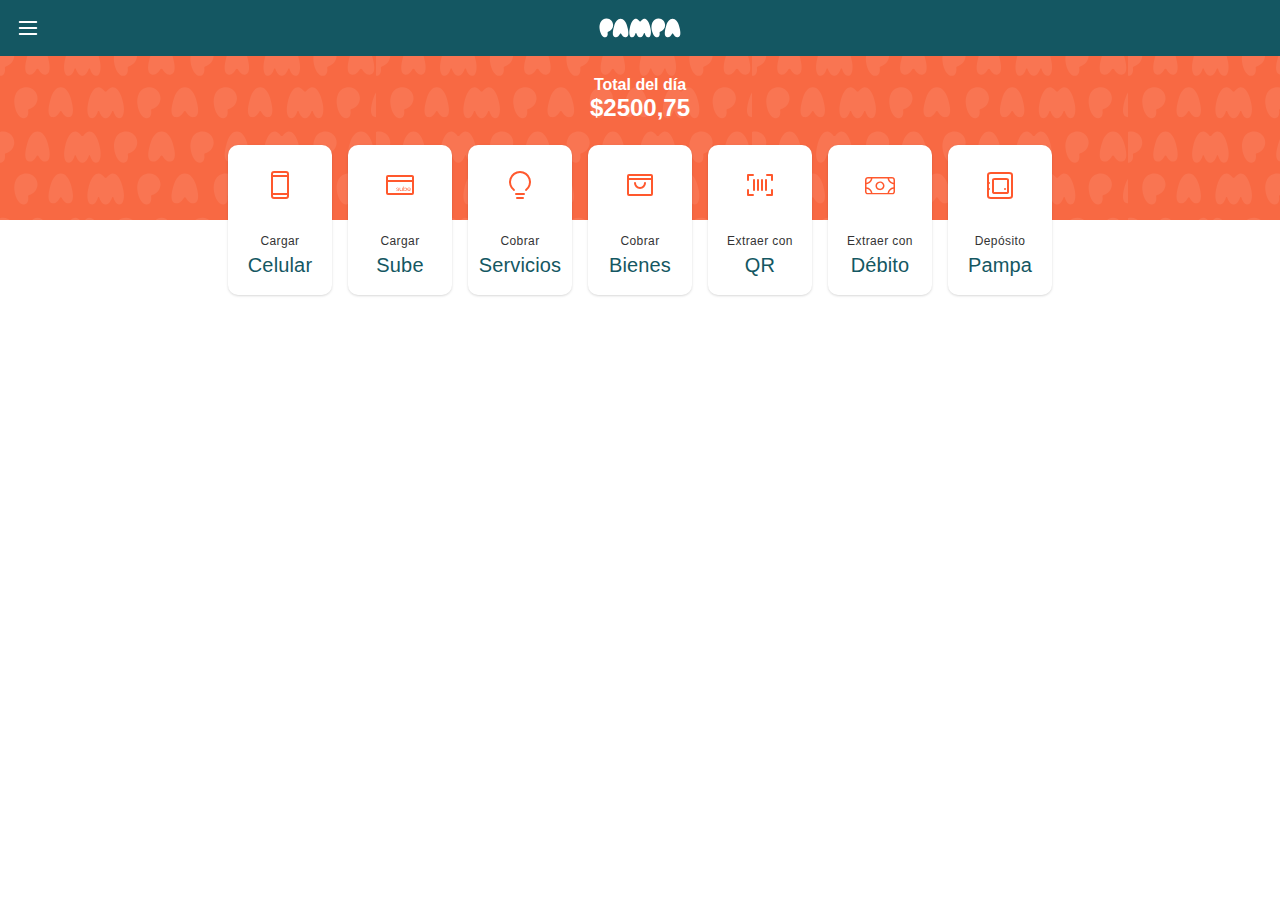
<file: index.html>
<!DOCTYPE html>
<html lang="en">
<head>
    <meta charset="UTF-8">
    <meta name="viewport" content="width=device-width, initial-scale=1.0">
    <title>Pampa - Dashboard (Mobile)</title>
    <link rel="stylesheet" href="css/index.css">
    <link rel="shortcut icon" href="img/pampa-logo.svg">
</head>
<body>
    <nav>
        <a href="" class="menu-boton"><img src="img/menu-mobile.svg" alt=""></a>
        <div class="logo"><a href=""><img src="img/logo-pampa.svg" alt=""></a></div>
    </nav>
    <div class="fondo">
        <h4>Total del día</h4>
        <h3>$2500,75</h3>
    </div>
    <div class="alinear-contenido">
        <div class="contenido">
            <div class="contenedor-tarjeta">
                <a href="assets/link-de-pago.html" class="tarjeta">
                    <img src="img/celular.svg" alt="">
                    <div>
                        <h4>Cargar</h4>
                        <h3>Celular</h3>
                    </div>
                </a>
            </div>
            <div class="contenedor-tarjeta">
                <a href="" class="tarjeta">
                    <img src="img/sube.svg" alt="">
                    <div>
                        <h4>Cargar</h4>
                        <h3>Sube</h3>
                    </div>
                </a>
            </div>
            <div class="contenedor-tarjeta">
                <a href="" class="tarjeta">
                    <img src="img/servicios.svg" alt="">
                    <div>
                        <h4>Cobrar</h4>
                        <h3>Servicios</h3>
                    </div>
                </a>
            </div>
            <div class="contenedor-tarjeta">
                <a href="" class="tarjeta">
                    <img src="img/bienes.svg" alt="">
                    <div>
                        <h4>Cobrar</h4>
                        <h3>Bienes</h3>
                    </div>
                </a>
            </div>
            <div class="contenedor-tarjeta">
                <a href="" class="tarjeta">
                    <img src="img/qr.svg" alt="">
                    <div>
                        <h4>Extraer con</h4>
                        <h3>QR</h3>
                    </div>
                </a>
            </div>
            <div class="contenedor-tarjeta">
                <a href="" class="tarjeta">
                    <img src="img/debito.svg" alt="">
                    <div>
                        <h4>Extraer con</h4>
                        <h3>Débito</h3>
                    </div>
                </a>
            </div>
            <div class="contenedor-tarjeta">
                <a href="" class="tarjeta ultima">
                    <img src="img/deposito.svg" alt="">
                    <div>
                        <h4>Depósito</h4>
                        <h3>Pampa</h3>
                    </div>
                </a>
            </div>
        </div>    
    </div>
</body>
</html>
</file>
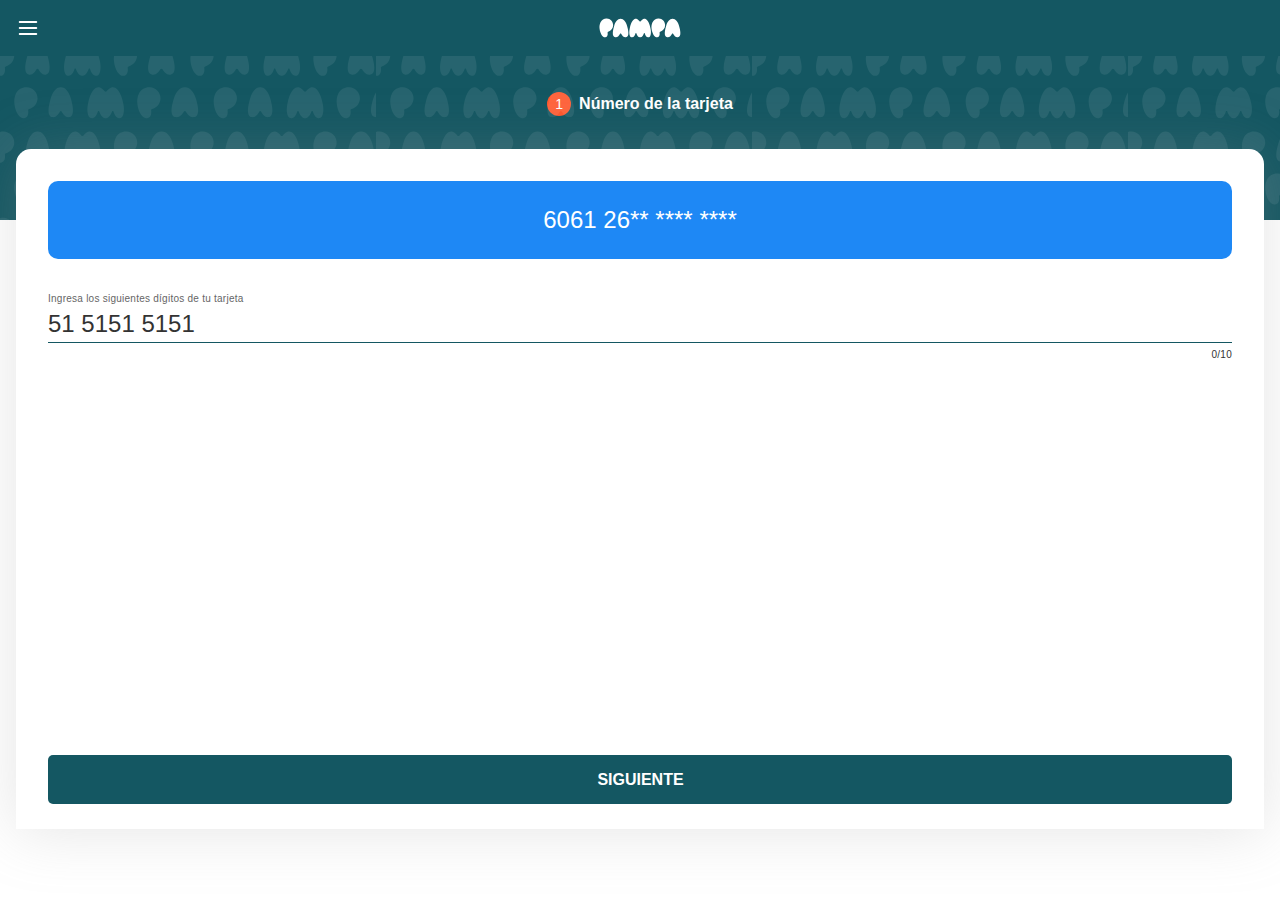
<file: assets/cargar-sube.html>
<!DOCTYPE html>
<html lang="en">
<head>
    <meta charset="UTF-8">
    <meta name="viewport" content="width=device-width, initial-scale=1.0">
    <title>Pampa - Link de pago (Mobile)</title>
    <link rel="stylesheet" href="../css/cargar-sube.css">
    <link rel="shortcut icon" href="../img/pampa-logo.svg">
</head>
<body>
    <nav>
        <a href="" class="menu-boton"><img src="../img/menu-mobile.svg" alt=""></a>
        <div class="logo"><a href="../index.html"><img src="../img/logo-pampa.svg" alt=""></a></div>
    </nav>
    <div class="fondo">
        <h4>1</h4>
        <h3>Número de la tarjeta</h3>
    </div>
    <div class="contenido">
        <div>
            <h4>6061 26** **** ****</h3>
            <h5>Ingresa los siguientes dígitos de tu tarjeta</h4>
            <div class="ingreso-tarjeta">
                <h3 contenteditable="">51 5151 5151</h3>
                <p>0/10</p>
            </div>
        </div>
        <a href="../index.html">SIGUIENTE</a>
    </div>  
</body>
</html>
</file>
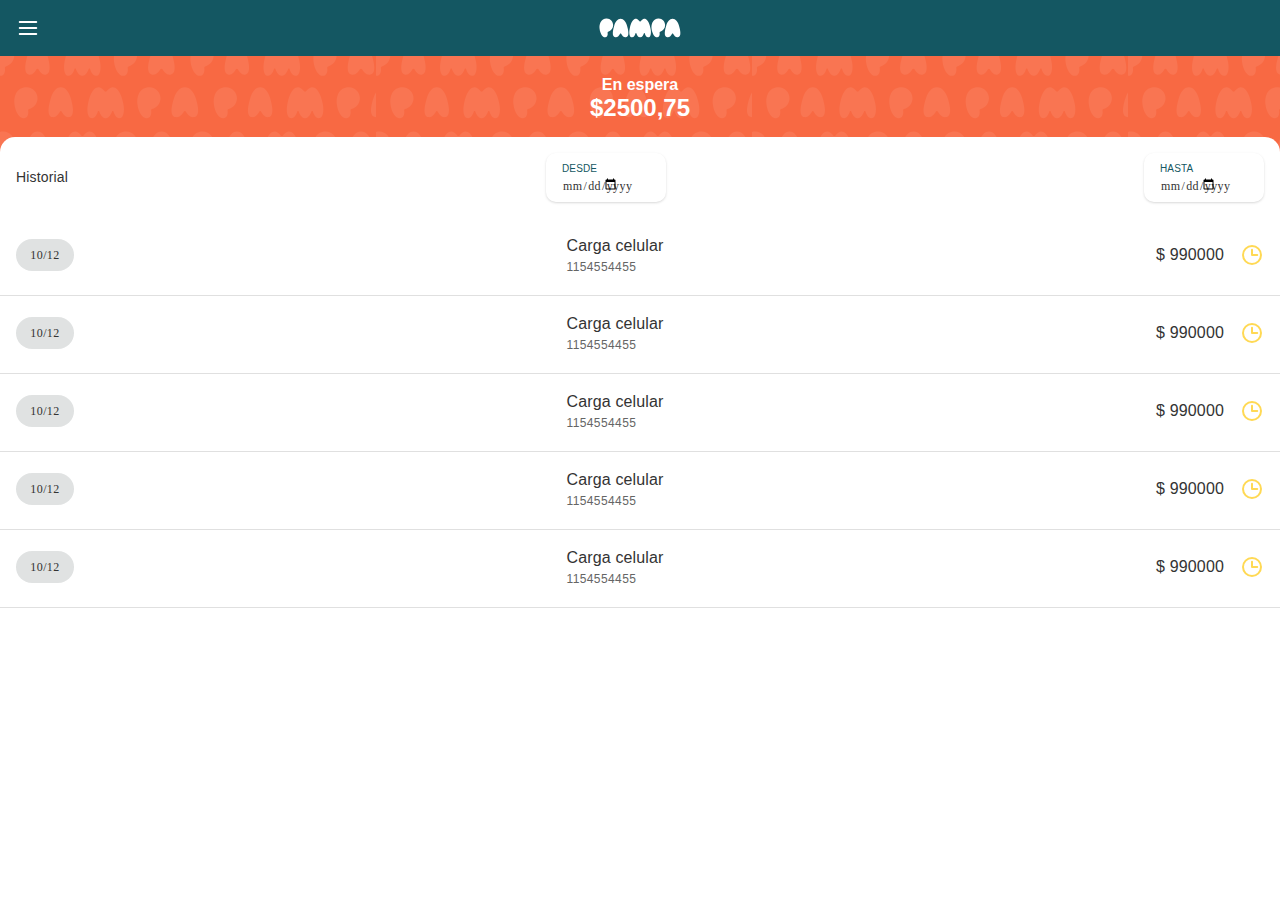
<file: assets/link-de-pago.html>
<!DOCTYPE html>
<html lang="en">
<head>
    <meta charset="UTF-8">
    <meta name="viewport" content="width=device-width, initial-scale=1.0">
    <title>Pampa - Link de pago (Mobile)</title>
    <link rel="stylesheet" href="../css/link-de-pago.css">
    <link rel="shortcut icon" href="../img/pampa-logo.svg">
</head>
<body>
    <nav>
        <a href="" class="menu-boton"><img src="../img/menu-mobile.svg" alt=""></a>
        <div class="logo"><a href="../index.html"><img src="../img/logo-pampa.svg" alt=""></a></div>
    </nav>
    <div class="fondo">
        <h4>En espera</h4>
        <h3>$2500,75</h3>
    </div>
    <div class="contenido">
        <div class="seleccion-historial">
            <h4>Historial</h4>
            <div class="desde-hasta">
                <h4>DESDE</h4>
                <input type="date">
            </div>
            <div class="desde-hasta">
                <h4>HASTA</h4>
                <input type="date">
            </div>
        </div>
        <div class="operacion">
            <p class="fecha">10/12</p>
            <div class="detalle">
                <h4>Carga celular</h4>
                <p>1154554455</p>
            </div>
            <div class="importe">
                <h3>$ 990000</h3>
                <img src="../img/reloj.svg" alt="">
            </div>
        </div>
        <div class="operacion">
            <p class="fecha">10/12</p>
            <div class="detalle">
                <h4>Carga celular</h4>
                <p>1154554455</p>
            </div>
            <div class="importe">
                <h3>$ 990000</h3>
                <img src="../img/reloj.svg" alt="">
            </div>
        </div>
        <div class="operacion">
            <p class="fecha">10/12</p>
            <div class="detalle">
                <h4>Carga celular</h4>
                <p>1154554455</p>
            </div>
            <div class="importe">
                <h3>$ 990000</h3>
                <img src="../img/reloj.svg" alt="">
            </div>
        </div>
        <div class="operacion">
            <p class="fecha">10/12</p>
            <div class="detalle">
                <h4>Carga celular</h4>
                <p>1154554455</p>
            </div>
            <div class="importe">
                <h3>$ 990000</h3>
                <img src="../img/reloj.svg" alt="">
            </div>
        </div>
        <div class="operacion">
            <p class="fecha">10/12</p>
            <div class="detalle">
                <h4>Carga celular</h4>
                <p>1154554455</p>
            </div>
            <div class="importe">
                <h3>$ 990000</h3>
                <img src="../img/reloj.svg" alt="">
            </div>
        </div>

        
    </div>
</body>
</html>
</file>
<file: css/index.css>
*{
    padding: 0;
    margin: 0;
    box-sizing: border-box;
    font-family: 'Poppins', sans-serif;
}
html{
    font-size: 62.5%;
}
/* 1rem = 10 px */
a{
    display: block;
    text-decoration: none;
}
img{
    display: block;
}
nav{
    padding: 1.6rem;
    background-color: #145762;
    display: flex;
    align-items: center;
}
nav img{
    width: 2.4rem;
    height: 2.4rem;
    z-index: 1;
}
nav .logo img{
    width: 10rem;
    height: 1.98rem;
}
nav .logo{
    position: absolute;
    width: calc(100% - 1.6rem * 2);
    display: flex;
    justify-content: center;
}
nav .menu-boton{
    z-index: 1;
}
.fondo{
    height: 16.4rem;
    display: flex;
    flex-direction: column;
    align-items: center;
    position: relative;
    z-index: -1;
}
.fondo::before{
    content: "";
    display: block;
    width: 100%;
    height: 100%;
    background-color: #F86943;
    position: absolute;
    z-index: -1;
}
.fondo::after{
    content: "";
    display: block;
    width: 100%;
    height: 100%;
    opacity: 0.08;
    background: url("../img/fondo-pampa.svg") repeat;
    background-position: 0rem -5.5rem;
    position: absolute;
}
.fondo h3{
    color: white;
    font-style: normal;
    font-weight: bold;
    font-size: 2.4rem;
}
.fondo h4{
    color: white;
    font-style: normal;
    font-weight: 600;
    font-size: 1.6rem;
    margin: 2rem 0rem 0rem 0rem;
}
.alinear-contenido{
    display: flex;
    justify-content: center;
    position: relative;
    bottom: calc(7.5rem + 0.8rem);
}
.contenido{
    display: flex;
    flex-wrap: wrap;
    padding: 0rem 0.8rem 0rem 0.8rem;
}
.tarjeta{
    width: 10.4rem;
    height: 15rem;
    display: flex;
    flex-direction: column;
    justify-content: space-between;
    align-items: center;
    padding: 2.4rem 1.6rem 1.5rem 1.6rem;
    box-shadow: 0px 1px 3px 0px rgba(0, 0, 0, 0.1),0px 1px 2px 0px rgba(0, 0, 0, 0.06);
    border-radius: 1rem;
    background-color: white;
}
.tarjeta img{
    width: 3.2rem;
    height: 3.2rem;
}
.tarjeta div{
    display: flex;
    flex-direction: column;
    align-items: center;
}
.tarjeta div h4{
    color: rgb(51, 51, 51);
    font-style: normal;
    font-weight: normal;
    font-size: 1.2rem;
    line-height: 1.8rem;
    letter-spacing: 0.04rem;
}
.tarjeta div h3{
    font-style: normal;
    font-weight: 500;
    font-size: 2rem;
    color: #145762;
    line-height: 3rem;
    letter-spacing: 0.015rem;
}
.contenedor-tarjeta{
    display: flex;
    justify-content: center;
    padding: 0.8rem;
}
.tarjeta:hover{
    transform: scale(1.05);
}
@media (max-width: 495px){
    .contenido{
        justify-content: center;
    }
    .tarjeta.ultima{
        position: relative;
        right: calc(10.4rem + 0.8rem * 2);
    }
}
@media (max-width: 375px){
    .tarjeta.ultima{
        position: relative;
        right: calc(10.4rem / 2 + 0.8rem);
    }
}
@media (max-width: 255px){
    .tarjeta.ultima{
        position: static;
    }
}
/* Limitaciones a arreglar: el tema del flex y la obligacion a usar un media con position para
que me apile la ultima tarjeta al flex-start y todo el conjunto constantemente al medio.
Ver por qué la fuente que toma no coincide con la del figma aún teniendo las mismas
propiedades. Arreglar el fondo que no se repite como deberia*/
</file>
<file: css/cargar-sube.css>
*{
    padding: 0;
    margin: 0;
    box-sizing: border-box;
    font-family: 'Poppins', sans-serif;
}
html{
    font-size: 62.5%;
}
/* 1rem = 10 px */
body{
    display: flex;
    flex-direction: column;
    height: 100vh;
}
a{
    display: block;
    text-decoration: none;
}
img{
    display: block;
}
nav{
    padding: 1.6rem;
    background-color: #145762;
    display: flex;
    align-items: center;
}
nav img{
    width: 2.4rem;
    height: 2.4rem;
    z-index: 1;
}
nav .logo img{
    width: 10rem;
    height: 1.98rem;
}
nav .logo{
    position: absolute;
    width: calc(100% - 1.6rem * 2);
    display: flex;
    justify-content: center;
}
nav .menu-boton{
    z-index: 1;
}
.fondo{
    height: 16.4rem;
    display: flex;
    justify-content: center;
    position: relative;
    z-index: -1;
}
.fondo::before{
    content: "";
    display: block;
    width: 100%;
    height: 100%;
    background-color: #145762;
    position: absolute;
    z-index: -1;
}
.fondo::after{
    content: "";
    display: block;
    width: 100%;
    height: 100%;
    opacity: 0.08;
    background: url("../img/fondo-pampa.svg") repeat;
    background-position: 0rem -5.5rem;
    position: absolute;
}
.fondo h3{
    color: white;
    font-style: normal;
    font-weight: 600;
    font-size: 1.6rem;
    line-height: 2.4rem;
    margin: 3.6rem 0rem 0rem 0.8rem;
    height: 2.4rem;
}
.fondo h4{
    border-radius: 50%;
    background-color: rgb(255, 88, 45);
    color: white;
    font-style: normal;
    font-weight: 500;
    font-size: 1.4rem;
    line-height: 2.1rem;
    width: 2.4rem;
    height: 2.4rem;
    display: flex;
    justify-content: center;
    align-items: center;
    margin: 3.6rem 0rem 0rem 0rem;
}
.contenido{
    background-color: white;
    border-top-left-radius: 1.5rem;
    border-top-right-radius: 1.5rem;
    position: relative;
    bottom: 7.1rem;
    display: flex;
    flex-direction: column;
    justify-content: space-between;
    margin: 0rem 1.6rem 0rem 1.6rem;
    padding: 3.2rem 3.2rem 2.5rem 3.2rem;
    box-shadow: 0rem 0.2rem 6rem 0rem rgba(151, 151, 151, 0.25);
    flex-grow: 1;
}
.contenido h4{
    font-size: 2.4rem;
    line-height: 3.6rem;
    font-weight: 400;
    color: white;
    padding: 2.4rem 1.6rem;
    background-color: rgb(30, 136, 245);
    border-radius: 1rem;
    display: flex;
    justify-content: center;
    align-items: center;
    height: 7.8rem;
    margin: 0rem 0rem 3.2rem 0rem;
}
.contenido h5{
    color: rgb(101, 101, 101);
    font-size: 1rem;
    line-height: 1.5rem;
    letter-spacing: 0.025rem;
    font-weight: 400;
}
.contenido .ingreso-tarjeta{
    display: flex;
    flex-direction: column;
}
.contenido .ingreso-tarjeta h3{
    font-size: 2.4rem;
    line-height: 3.6rem;
    font-weight: 400;
    color: rgb(51, 51, 51);
    border-bottom: 0.1rem solid rgb(20, 87, 98);
    
}
.contenido .ingreso-tarjeta p{
    font-size: 1rem;
    line-height: 1.5rem;
    font-weight: 400;
    letter-spacing: 0.025rem;
    color: rgb(51, 51, 51);
    margin: 0.4rem 0rem 0rem 0rem;
    align-self: flex-end;
}
.contenido a{
    font-size: 1.6rem;
    line-height: 2.4rem;
    font-weight: 700;
    color: white;
    padding: 1.3rem 9.4rem 1.2rem 9.5rem;
    background-color: rgb(20, 87, 98);
    border-radius: 0.5rem;
    display: flex;
    justify-content: center;
    align-items: center;
    height: 4.9rem;
}
</file>
<file: css/link-de-pago.css>
*{
    padding: 0;
    margin: 0;
    box-sizing: border-box;
    font-family: 'Poppins', sans-serif;
}
html{
    font-size: 62.5%;
}
/* 1rem = 10 px */
a{
    display: block;
    text-decoration: none;
}
img{
    display: block;
}
nav{
    padding: 1.6rem;
    background-color: #145762;
    display: flex;
    align-items: center;
}
nav img{
    width: 2.4rem;
    height: 2.4rem;
    z-index: 1;
}
nav .logo img{
    width: 10rem;
    height: 1.98rem;
}
nav .logo{
    position: absolute;
    width: calc(100% - 1.6rem * 2);
    display: flex;
    justify-content: center;
}
nav .menu-boton{
    z-index: 1;
}
.fondo{
    height: 9.6rem;
    display: flex;
    flex-direction: column;
    align-items: center;
    position: relative;
    z-index: -1;
}
.fondo::before{
    content: "";
    display: block;
    width: 100%;
    height: 100%;
    background-color: #F86943;
    position: absolute;
    z-index: -1;
}
.fondo::after{
    content: "";
    display: block;
    width: 100%;
    height: 100%;
    opacity: 0.08;
    background: url("../img/fondo-pampa.svg") repeat;
    background-position: 0rem -5.5rem;
    position: absolute;
}
.fondo h3{
    color: white;
    font-style: normal;
    font-weight: bold;
    font-size: 2.4rem;
}
.fondo h4{
    color: white;
    font-style: normal;
    font-weight: 600;
    font-size: 1.6rem;
    margin: 2rem 0rem 0rem 0rem;
}
.contenido{
    background-color: white;
    border-top-left-radius: 1.5rem;
    border-top-right-radius: 1.5rem;
    position: relative;
    bottom: 1.5rem;
    display: flex;
    flex-direction: column;
}
.seleccion-historial{
    padding: 1.6rem;
    display: flex;
    justify-content: space-between;
    align-items: center;
}
.seleccion-historial input{
    border: none;
    outline: none;
    position: relative;
}
.seleccion-historial input::-webkit-calendar-picker-indicator{
    position: absolute;
    left: 4rem;
}
.seleccion-historial input::-webkit-datetime-edit{
    font-size: 1.2rem;
    font-family: 'Poppins';
    font-weight: 400;
    line-height: 1.8rem;
    letter-spacing: 0.04rem;
    height: 1.8rem;
    color: rgb(51, 51, 51);
}
.seleccion-historial h4{
    font-size: 1.4rem;
    line-height: 2.1rem;
    font-weight: 400;
    letter-spacing: 0.015rem;
    color: rgb(51, 51, 51);
}
.seleccion-historial .desde-hasta h4{
    font-size: 1rem;
    color: rgb(20, 87, 98);
    line-height: 1.5rem;
    letter-spacing: 0.015rem;
}
.desde-hasta{
    padding: 0.8rem 1.6rem;
    box-shadow: 0px 1px 3px 0px rgba(0, 0, 0, 0.1),0px 1px 2px 0px rgba(0, 0, 0, 0.06);
    border-radius: 1rem;
    width: 12rem;
}
.operacion{
    display: flex;
    justify-content: space-between;
    align-items: center;
    padding: 1.6rem 1.6rem 1.9rem 1.6rem;
    border-bottom: 0.1rem solid rgba(0, 0, 0, 0.12);
}
.operacion .fecha{
    display: flex;
    align-items: center;
    justify-content: center;
    height: 3.2rem;
    border-radius: 2rem;
    background-color: rgba(35, 47, 52, 0.14);
    font-size: 1.2rem;
    line-height: 1.406rem;
    letter-spacing: 0.04rem;
    font-weight: 400;
    font-family: 'Roboto';
    color: rgb(51, 51, 51);
    width: 5.8rem;
}
.operacion .detalle{
    display: flex;
    flex-direction: column;
    justify-content: space-between;
}
.operacion .detalle h4{
    font-size: 1.6rem;
    font-weight: 400;
    line-height: 2.4rem;
    letter-spacing: 0.015rem;
    color: rgb(51, 51, 51);
}
.operacion .detalle p{
    font-size: 1.2rem;
    font-weight: 400;
    line-height: 1.8rem;
    letter-spacing: 0.04rem;
    color: rgb(101, 101, 101);
}

.operacion .importe{
    display: flex;
    align-items: center;
}
.operacion .importe h3{
    font-size: 1.6rem;
    font-weight: 400;
    line-height: 2.4rem;
    letter-spacing: 0.015rem;
    margin-right: 1.6rem;
    color: rgb(51, 51, 51);
}
.operacion .importe img{
    width: 2.4rem;
    height: 2.4rem;
}
</file>
